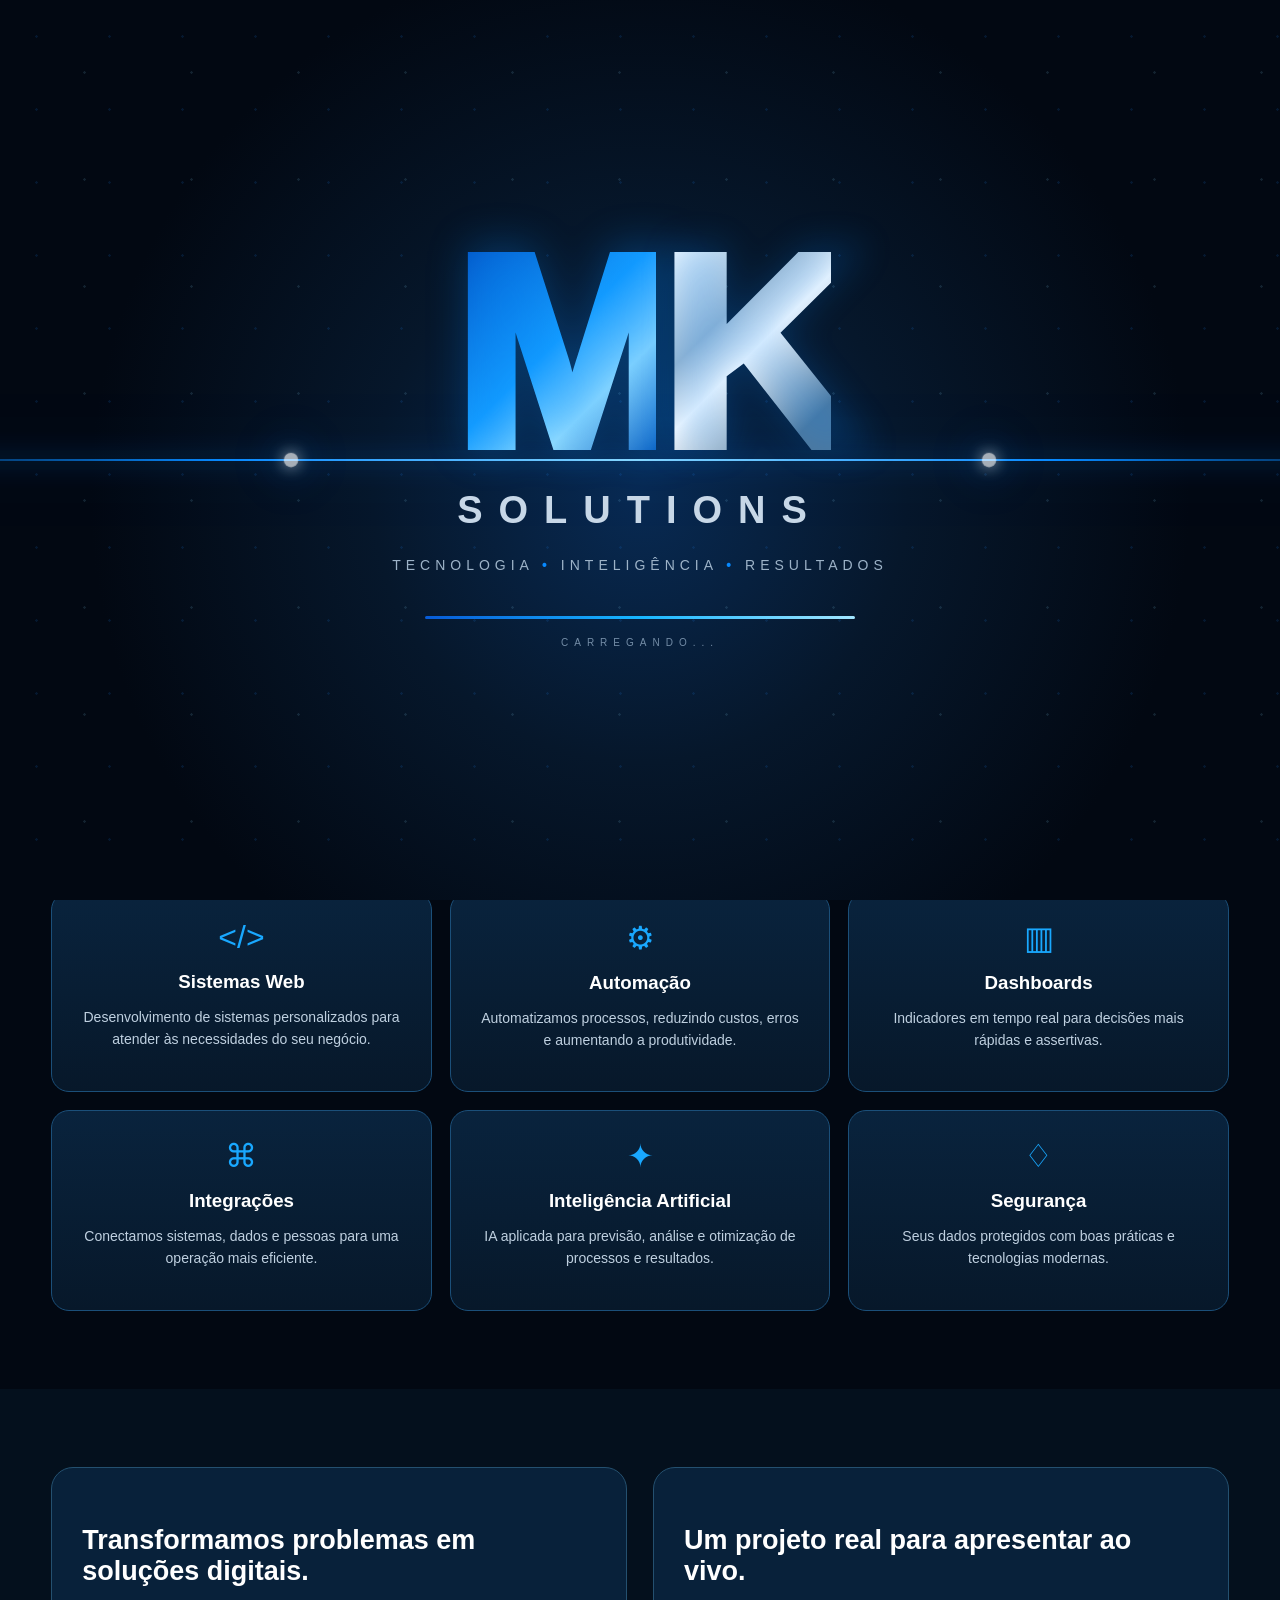
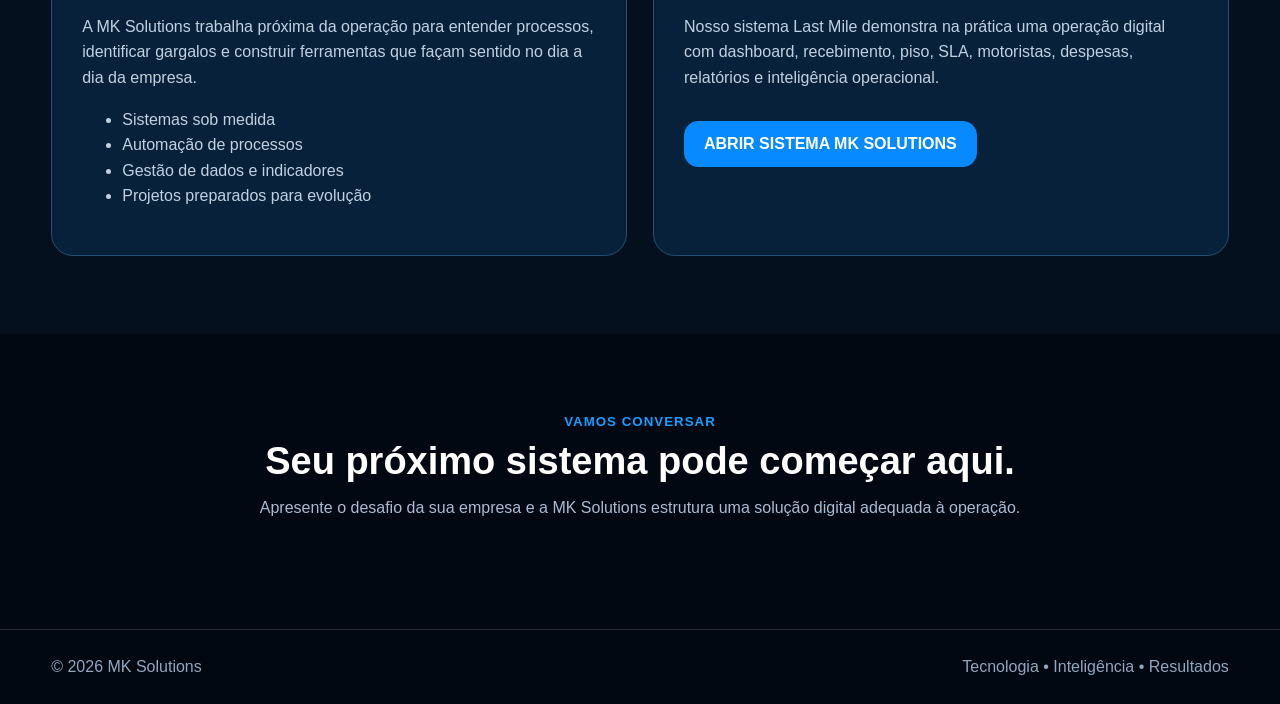
<file: index.html>
<!DOCTYPE html><html lang="pt-BR"><head><meta charset="UTF-8"><meta name="viewport" content="width=device-width,initial-scale=1,viewport-fit=cover"><meta name="theme-color" content="#020812"><title>MK Solutions | Tecnologia, Inteligência e Resultados</title><meta name="description" content="MK Solutions desenvolve sistemas, automações, dashboards, integrações e inteligência artificial para empresas."><style>:root{--bg:#020812;--navy:#061426;--blue:#0789ff;--blue2:#00b7ff;--white:#fff;--muted:#a8bdd3;--line:rgba(255,255,255,.13)}*{box-sizing:border-box}html{scroll-behavior:smooth}body{margin:0;background:var(--bg);color:#fff;font-family:Inter,Segoe UI,Arial,sans-serif;overflow-x:hidden}body.intro-lock{overflow:hidden}a{text-decoration:none;color:inherit}.wrap{width:min(1180px,92vw);margin:auto}#intro{position:fixed;inset:0;z-index:9999;display:grid;place-items:center;overflow:hidden;background:radial-gradient(circle at 50% 55%,#082a53 0,#06172b 33%,#020812 68%);transition:opacity .8s ease,visibility .8s ease}#intro.hide{opacity:0;visibility:hidden;pointer-events:none}.beam{position:absolute;left:-15%;right:-15%;top:51%;height:2px;background:linear-gradient(90deg,transparent,#0789ff,#8cdbff,#0789ff,transparent);box-shadow:0 0 25px #0789ff,0 0 60px #0789ff88;transform:scaleX(0);animation:beam 1.2s ease .55s forwards}.flare{position:absolute;width:18px;height:18px;border-radius:50%;top:calc(51% - 8px);background:#fff;box-shadow:0 0 18px #fff,0 0 45px #0789ff,0 0 90px #0789ff;opacity:0}.flare.left{left:22%;animation:flare .7s ease 1.15s forwards}.flare.right{right:22%;animation:flare .7s ease 1.15s forwards}.particles{position:absolute;inset:0;background-image:radial-gradient(circle,#208cff 1px,transparent 1.5px),radial-gradient(circle,#8fdcff 1px,transparent 1.5px);background-size:73px 73px,107px 107px;background-position:0 0,31px 19px;opacity:.12;animation:drift 4.6s linear infinite}.intro-inner{position:relative;z-index:2;text-align:center;width:min(900px,92vw)}.mk-reveal{display:flex;justify-content:center;align-items:center;gap:0;font-size:clamp(120px,22vw,285px);line-height:.72;font-weight:1000;letter-spacing:-28px;transform:scale(.25);opacity:0;filter:blur(18px);animation:mkIn 1.55s cubic-bezier(.17,.89,.32,1.24) .2s forwards}.mk-reveal .m{background:linear-gradient(135deg,#0359c8 4%,#159eff 48%,#9be2ff 72%,#0b5ebe);-webkit-background-clip:text;color:transparent;text-shadow:0 0 40px #0789ff44}.mk-reveal .k{background:linear-gradient(135deg,#eaf6ff 5%,#9db8d0 35%,#fff 52%,#50789b 86%);-webkit-background-clip:text;color:transparent;text-shadow:0 0 35px #0789ff33}.intro-name{margin-top:34px;font-size:clamp(20px,3vw,38px);font-weight:700;letter-spacing:16px;color:#c7d7e7;opacity:0;transform:translateY(15px);animation:up .7s ease 1.55s forwards}.intro-tag{margin-top:25px;font-size:clamp(10px,1.2vw,14px);letter-spacing:5px;color:#9db3c8;opacity:0;animation:up .7s ease 1.95s forwards}.intro-tag b{color:#0789ff}.loader{width:min(430px,62vw);height:3px;margin:43px auto 0;background:#0d2844;border-radius:99px;overflow:hidden;opacity:0;animation:up .5s ease 2.2s forwards}.loader i{display:block;height:100%;width:0;background:linear-gradient(90deg,#075bd7,#17b6ff,#a2e6ff);box-shadow:0 0 16px #0789ff;animation:load 2.2s ease 2.25s forwards}.loading-text{margin-top:18px;font-size:10px;letter-spacing:6px;color:#748da7;opacity:0;animation:up .5s ease 2.3s forwards}@keyframes mkIn{0%{transform:scale(.2) rotateX(28deg);opacity:0;filter:blur(22px)}62%{transform:scale(1.07);opacity:1;filter:blur(0)}100%{transform:scale(1);opacity:1;filter:blur(0)}}@keyframes beam{to{transform:scaleX(1)}}@keyframes flare{0%{opacity:0;transform:scale(.2)}45%{opacity:1;transform:scale(1.5)}100%{opacity:.65;transform:scale(.8)}}@keyframes up{to{opacity:1;transform:none}}@keyframes load{to{width:100%}}@keyframes drift{to{background-position:73px 20px,138px -12px}}nav{position:sticky;top:0;z-index:50;background:#020812ee;border-bottom:1px solid var(--line);backdrop-filter:blur(18px)}.navin{height:84px;display:flex;align-items:center;justify-content:space-between;gap:20px}.brand{display:flex;align-items:center}.brand-logo-original{display:block;width:154px;height:68px;object-fit:contain;border-radius:8px}.links{display:flex;align-items:center;gap:26px;font-size:13px;font-weight:700}.links a:hover{color:var(--blue2)}.btn{display:inline-flex;align-items:center;justify-content:center;border:1px solid #0789ff;border-radius:14px;padding:13px 19px;font-weight:800}.primary{background:#0789ff;color:#fff}.hero{min-height:590px;background:radial-gradient(circle at 70% 40%,#0b477c 0,#0a2a4c 30%,#06172b 63%,#020812 100%);position:relative;overflow:hidden}.hero-grid{min-height:590px;display:grid;grid-template-columns:.9fr 1.1fr;align-items:center;gap:40px;position:relative;z-index:2}.eyebrow{color:#0789ff;font-size:12px;font-weight:900;letter-spacing:2px}.hero h1{font-size:clamp(44px,5.5vw,72px);line-height:.95;margin:18px 0;letter-spacing:-2px}.hero h1 span{color:#0789ff}.lead{font-size:19px;line-height:1.55;color:#d0ddec;max-width:600px}.actions{display:flex;gap:14px;flex-wrap:wrap;margin-top:30px}.network{height:420px;position:relative;border-radius:35px;background:linear-gradient(180deg,#0c77d72a,#0a37651f),repeating-linear-gradient(90deg,transparent 0 48px,#0789ff16 49px),repeating-linear-gradient(0deg,transparent 0 48px,#0789ff16 49px);border:1px solid #168fea66;box-shadow:inset 0 0 90px #0789ff24,0 0 45px #0789ff16}.network:before{content:"MK";position:absolute;inset:0;display:grid;place-items:center;font-size:145px;font-weight:1000;letter-spacing:-18px;color:#169cff20;text-shadow:0 0 70px #0789ff55}.node{position:absolute;width:70px;height:70px;border:1px solid #55bdff;border-radius:50%;display:grid;place-items:center;background:#06325bcc;color:#a9e3ff;font-size:27px;box-shadow:0 0 28px #0789ff55}.n1{left:12%;top:22%}.n2{left:48%;top:12%}.n3{right:10%;top:30%}.n4{left:38%;bottom:12%}.n5{right:18%;bottom:12%}section{padding:78px 0}.section-title{text-align:center;margin-bottom:34px}.section-title small{color:#159eff;font-weight:900;letter-spacing:1px}.section-title h2{font-size:38px;margin:10px 0}.section-title p{color:var(--muted)}.cards{display:grid;grid-template-columns:repeat(3,1fr);gap:18px}.card{background:linear-gradient(180deg,#09233d,#07182a);border:1px solid #1b4f79;border-radius:18px;padding:26px;text-align:center}.icon{font-size:32px;color:#19a8ff;margin-bottom:15px}.card h3{margin:0 0 10px}.card p{color:#bfd0e0;line-height:1.55;font-size:14px}.dark2{background:#04101d}.show{display:grid;grid-template-columns:1fr 1fr;gap:26px}.panel{border:1px solid #24506f;border-radius:22px;padding:30px;background:#08213a}.panel h3{font-size:27px}.panel p,.panel li{color:#c0d2e2;line-height:1.6}.footer{border-top:1px solid var(--line);padding:28px 0;color:#8fa7bf}.foot{display:flex;justify-content:space-between;gap:20px;flex-wrap:wrap}@media(max-width:900px){.links{display:none}.hero-grid,.show{grid-template-columns:1fr}.network{height:320px}.cards{grid-template-columns:1fr 1fr}}@media(max-width:620px){.cards{grid-template-columns:1fr}.hero h1{font-size:44px}.actions .btn{width:100%}.network{height:270px}.brand-logo-original{width:126px;height:60px}.intro-name{letter-spacing:9px}.mk-reveal{letter-spacing:-16px}}</style></head><body class="intro-lock"><div id="intro"><div class="particles"></div><div class="beam"></div><div class="flare left"></div><div class="flare right"></div><div class="intro-inner"><div class="mk-reveal"><span class="m">M</span><span class="k">K</span></div><div class="intro-name">SOLUTIONS</div><div class="intro-tag">TECNOLOGIA <b>•</b> INTELIGÊNCIA <b>•</b> RESULTADOS</div><div class="loader"><i></i></div><div class="loading-text">CARREGANDO...</div></div></div><nav><div class="wrap navin"><a class="brand" href="#inicio" aria-label="MK Solutions"><img class="brand-logo-original" src="assets/mk-solutions-logo-original.jpeg" alt="MK Solutions — Tecnologia, Inovação e Resultados"></a><div class="links"><a href="#inicio">INÍCIO</a><a href="#sobre">QUEM SOMOS</a><a href="#solucoes">SOLUÇÕES</a><a href="#tecnologia">TECNOLOGIA</a><a href="sistema.html">CASE AO VIVO</a><a href="#contato">CONTATO</a></div><a class="btn" href="#contato">FALAR COM ESPECIALISTA</a></div></nav><header class="hero" id="inicio"><div class="wrap hero-grid"><div><div class="eyebrow">MK SOLUTIONS</div><h1>TECNOLOGIA.<br>INTELIGÊNCIA.<br><span>RESULTADOS.</span></h1><p class="lead">Desenvolvemos soluções e sistemas inteligentes que conectam pessoas, otimizam operações e impulsionam o crescimento do seu negócio.</p><div class="actions"><a class="btn primary" href="#solucoes">NOSSAS SOLUÇÕES</a><a class="btn" href="sistema.html">▶ VER SISTEMA FUNCIONANDO</a></div></div><div class="network"><span class="node n1">☁</span><span class="node n2">⌁</span><span class="node n3">▣</span><span class="node n4">◈</span><span class="node n5">⚙</span></div></div></header><section id="solucoes"><div class="wrap"><div class="section-title"><small>O QUE FAZEMOS</small><h2>Soluções completas para transformar sua operação</h2><p>Tecnologia, automação e inteligência para impulsionar resultados reais.</p></div><div class="cards"><div class="card"><div class="icon">&lt;/&gt;</div><h3>Sistemas Web</h3><p>Desenvolvimento de sistemas personalizados para atender às necessidades do seu negócio.</p></div><div class="card"><div class="icon">⚙</div><h3>Automação</h3><p>Automatizamos processos, reduzindo custos, erros e aumentando a produtividade.</p></div><div class="card"><div class="icon">▥</div><h3>Dashboards</h3><p>Indicadores em tempo real para decisões mais rápidas e assertivas.</p></div><div class="card"><div class="icon">⌘</div><h3>Integrações</h3><p>Conectamos sistemas, dados e pessoas para uma operação mais eficiente.</p></div><div class="card"><div class="icon">✦</div><h3>Inteligência Artificial</h3><p>IA aplicada para previsão, análise e otimização de processos e resultados.</p></div><div class="card"><div class="icon">♢</div><h3>Segurança</h3><p>Seus dados protegidos com boas práticas e tecnologias modernas.</p></div></div></div></section><section class="dark2" id="sobre"><div class="wrap show"><div class="panel"><h3>Transformamos problemas em soluções digitais.</h3><p>A MK Solutions trabalha próxima da operação para entender processos, identificar gargalos e construir ferramentas que façam sentido no dia a dia da empresa.</p><ul><li>Sistemas sob medida</li><li>Automação de processos</li><li>Gestão de dados e indicadores</li><li>Projetos preparados para evolução</li></ul></div><div class="panel" id="tecnologia"><h3>Um projeto real para apresentar ao vivo.</h3><p>Nosso sistema Last Mile demonstra na prática uma operação digital com dashboard, recebimento, piso, SLA, motoristas, despesas, relatórios e inteligência operacional.</p><div class="actions"><a class="btn primary" href="sistema.html">ABRIR SISTEMA MK SOLUTIONS</a></div></div></div></section><section id="contato"><div class="wrap"><div class="section-title"><small>VAMOS CONVERSAR</small><h2>Seu próximo sistema pode começar aqui.</h2><p>Apresente o desafio da sua empresa e a MK Solutions estrutura uma solução digital adequada à operação.</p></div></div></section><footer class="footer"><div class="wrap foot"><span>© 2026 MK Solutions</span><span>Tecnologia • Inteligência • Resultados</span></div></footer><script>const intro=document.getElementById('intro');setTimeout(()=>{intro.classList.add('hide');document.body.classList.remove('intro-lock');setTimeout(()=>intro.remove(),850)},5000);</script></body></html>
</file>
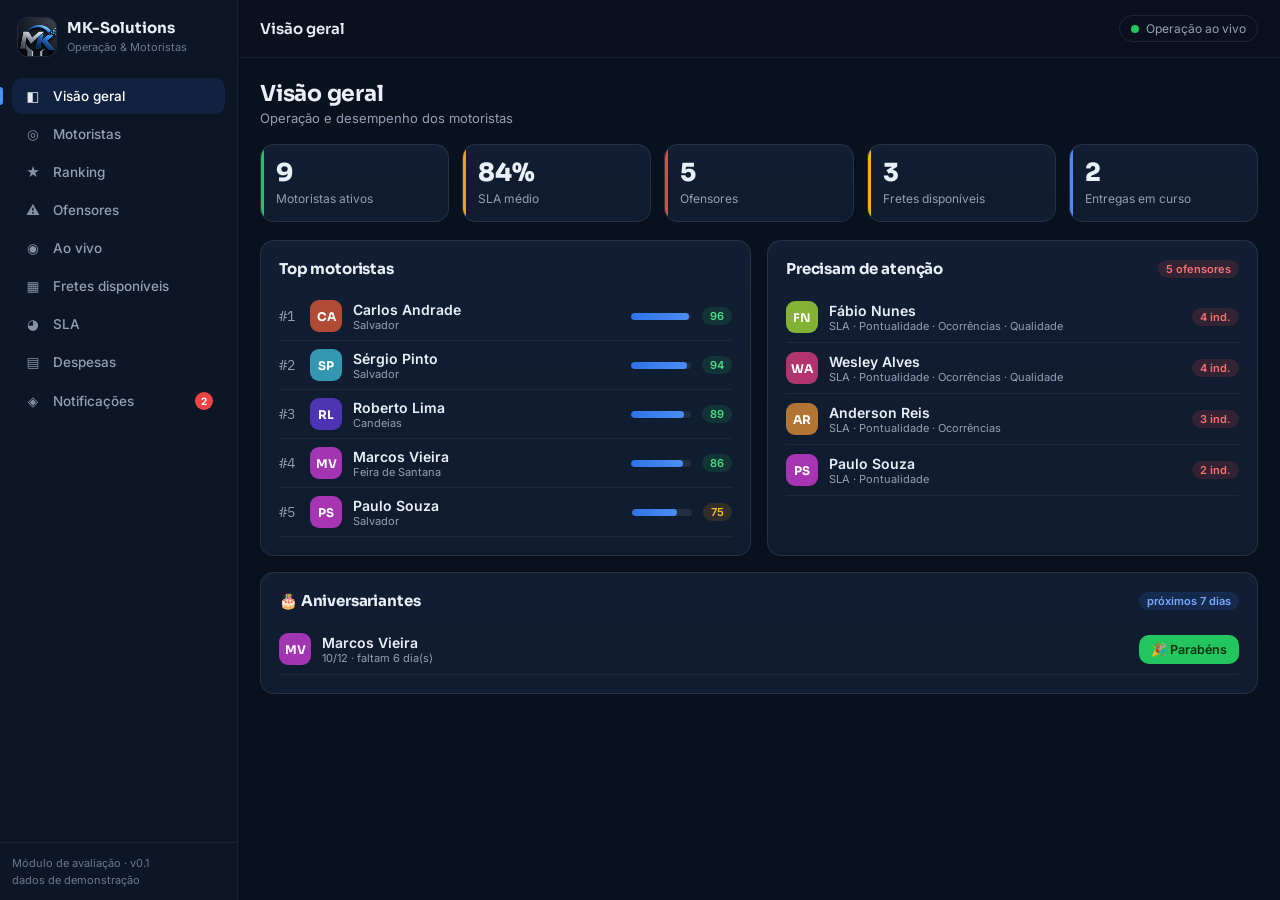
<file: operacao.html>
<!DOCTYPE html>
<html lang="pt-BR">
<head>
<meta charset="UTF-8" />
<meta name="viewport" content="width=device-width, initial-scale=1, viewport-fit=cover" />
<title>MK-Solutions · Módulo Operação & Motoristas</title>
<meta name="theme-color" content="#0A111E" />
<link rel="icon" type="image/png" href="[data-uri]" />
<link rel="preconnect" href="https://fonts.googleapis.com" />
<link rel="preconnect" href="https://fonts.gstatic.com" crossorigin />
<link href="https://fonts.googleapis.com/css2?family=Sora:wght@600;700;800&family=Inter:wght@400;500;600;700&family=IBM+Plex+Mono:wght@600&display=swap" rel="stylesheet" />
<style>
:root{
  --bg:#0A111E;--panel:#0C1626;--card:#111E33;--card2:#0F1B2E;
  --line:rgba(255,255,255,.09);--line2:rgba(255,255,255,.055);
  --text:#EAF0F8;--muted:#93A0B4;--dim:#6B7A90;
  --blue:#2E74E6;--blue2:#4C8DF7;--blue-050:rgba(46,116,230,.13);
  --silver:#C3CCD8;
  --ok:#22C55E;--warn:#F59E0B;--danger:#EF4444;--info:#3B82F6;--gold:#F5B301;
  --radius:14px;--font:"Inter",system-ui,sans-serif;--display:"Sora",var(--font);--mono:"IBM Plex Mono",monospace;
}
*{box-sizing:border-box;margin:0;padding:0}
body{font-family:var(--font);background:var(--bg);color:var(--text);font-size:14px;-webkit-font-smoothing:antialiased}
h1,h2,h3,h4{font-family:var(--display);letter-spacing:-.01em}
.mono{font-family:var(--mono);font-feature-settings:"tnum"}
.muted{color:var(--muted)}.small{font-size:12.5px}.xs{font-size:11px}
button{font-family:inherit;cursor:pointer}

.shell{display:grid;grid-template-columns:238px 1fr;min-height:100vh}
.sidebar{background:var(--panel);border-right:1px solid var(--line2);position:sticky;top:0;height:100vh;display:flex;flex-direction:column}
.sb-brand{display:flex;align-items:center;gap:11px;padding:18px 18px 14px}
.sb-brand img{width:38px;height:38px;border-radius:9px;box-shadow:0 0 0 1px var(--line)}
.sb-brand b{font-family:var(--display);font-weight:700;font-size:15px;display:block;line-height:1.1}
.sb-brand span{color:var(--dim);font-size:11px}
.sb-nav{flex:1;padding:8px 12px;display:flex;flex-direction:column;gap:2px;overflow-y:auto}
.nav-item{display:flex;align-items:center;gap:11px;padding:10px 12px;border-radius:10px;color:var(--muted);font-size:13.5px;font-weight:500;transition:.13s;border:none;background:none;text-align:left;width:100%;position:relative}
.nav-item:hover{background:var(--card);color:#fff}
.nav-item.active{background:var(--blue-050);color:#fff}
.nav-item.active::before{content:"";position:absolute;left:-12px;top:9px;bottom:9px;width:3px;background:var(--blue2);border-radius:0 3px 3px 0}
.nav-ic{width:18px;text-align:center;opacity:.9}
.nav-badge{margin-left:auto;background:var(--danger);color:#fff;font-size:10px;font-weight:700;min-width:18px;height:18px;border-radius:9px;display:grid;place-items:center;padding:0 5px}
.sb-foot{padding:12px;border-top:1px solid var(--line2);color:var(--dim);font-size:11px;line-height:1.5}

.main{min-width:0;display:flex;flex-direction:column}
.topbar{position:sticky;top:0;z-index:20;height:58px;display:flex;align-items:center;gap:12px;padding:0 22px;background:rgba(10,17,30,.8);backdrop-filter:blur(8px);border-bottom:1px solid var(--line2)}
.topbar .menu{display:none;background:none;border:none;color:var(--text);font-size:20px}
.crumb{font-family:var(--display);font-weight:600;font-size:15px;flex:1}
.live-pill{display:flex;align-items:center;gap:7px;font-size:12px;color:var(--muted);border:1px solid var(--line);padding:5px 11px;border-radius:20px}
.live-dot{width:8px;height:8px;border-radius:50%;background:var(--ok);box-shadow:0 0 0 0 rgba(34,197,94,.6);animation:pulse 1.6s infinite}
@keyframes pulse{0%{box-shadow:0 0 0 0 rgba(34,197,94,.5)}70%{box-shadow:0 0 0 8px rgba(34,197,94,0)}100%{box-shadow:0 0 0 0 rgba(34,197,94,0)}}
.content{padding:22px;max-width:1200px;width:100%}

.page-head{display:flex;align-items:flex-end;gap:14px;margin-bottom:18px}
.page-head h1{font-size:22px}.page-head .sub{color:var(--muted);font-size:13px;margin-top:3px}
.page-actions{margin-left:auto;display:flex;gap:8px}

.btn{border:1px solid var(--line);background:rgba(255,255,255,.03);color:var(--text);padding:9px 15px;border-radius:10px;font-weight:600;font-size:13.5px;display:inline-flex;align-items:center;gap:7px;transition:.14s}
.btn:hover{border-color:var(--blue2)}
.btn.sm{padding:6px 11px;font-size:12.5px}
.btn.primary{background:linear-gradient(180deg,var(--blue2),var(--blue));border-color:transparent;color:#fff}
.btn.primary:hover{filter:brightness(1.06)}
.btn.ok{background:var(--ok);border-color:transparent;color:#04310f}
.btn.ghost{background:none}

.stats{display:grid;grid-template-columns:repeat(5,1fr);gap:13px;margin-bottom:18px}
.stat{background:linear-gradient(180deg,var(--card),var(--card2));border:1px solid var(--line);border-radius:var(--radius);padding:15px;position:relative;overflow:hidden}
.stat::after{content:"";position:absolute;left:0;top:0;bottom:0;width:3px;background:var(--blue2)}
.stat.ok::after{background:var(--ok)}.stat.warn::after{background:var(--warn)}.stat.danger::after{background:var(--danger)}.stat.gold::after{background:var(--gold)}
.stat .v{font-family:var(--display);font-size:25px;font-weight:800;line-height:1}
.stat .l{color:var(--muted);font-size:12px;margin-top:6px}

.card{background:linear-gradient(180deg,var(--card),var(--card2));border:1px solid var(--line);border-radius:var(--radius);padding:18px;margin-bottom:16px}
.card-head{display:flex;align-items:center;gap:10px;margin-bottom:14px}
.card-head h3{font-size:15px;flex:1}
.grid2{display:grid;grid-template-columns:1fr 1fr;gap:16px}

table{width:100%;border-collapse:collapse;font-size:13px}
thead th{text-align:left;color:var(--muted);font-size:11px;text-transform:uppercase;letter-spacing:.04em;padding:9px 12px;border-bottom:1px solid var(--line)}
tbody td{padding:11px 12px;border-bottom:1px solid var(--line2);vertical-align:middle}
tbody tr{transition:.1s}tbody tr.click{cursor:pointer}tbody tr.click:hover{background:rgba(255,255,255,.03)}
.table-scroll{overflow-x:auto}

.badge{display:inline-flex;align-items:center;gap:5px;font-size:11.5px;font-weight:600;padding:3px 9px;border-radius:20px;white-space:nowrap}
.b-ativo{background:rgba(34,197,94,.15);color:#4ade80}.b-inativo{background:rgba(148,163,184,.15);color:#94a3b8}
.b-disp{background:rgba(59,130,246,.15);color:#60a5fa}.b-aceito{background:rgba(245,179,1,.15);color:#f5c542}
.b-rota{background:rgba(46,116,230,.18);color:#7aa8ff}.b-entregue{background:rgba(34,197,94,.15);color:#4ade80}
.chip{display:inline-flex;align-items:center;gap:5px;font-size:11px;font-weight:600;padding:2px 8px;border-radius:16px}
.chip.ok{background:rgba(34,197,94,.14);color:#4ade80}.chip.warn{background:rgba(245,158,11,.15);color:#fbbf24}.chip.bad{background:rgba(239,68,68,.15);color:#f87171}

.avatar{width:32px;height:32px;border-radius:9px;display:grid;place-items:center;font-weight:700;font-size:12px;color:#fff;font-family:var(--display);flex:0 0 auto}
.who{display:flex;align-items:center;gap:10px}
.who .n{font-weight:600}.who .s{color:var(--dim);font-size:11.5px}

.score{font-family:var(--mono);font-weight:600}
.bar{height:7px;border-radius:20px;background:rgba(255,255,255,.08);overflow:hidden;min-width:60px}
.bar>i{display:block;height:100%;border-radius:20px;background:linear-gradient(90deg,var(--blue),var(--blue2))}

/* ranking podium */
.podium{display:grid;grid-template-columns:repeat(3,1fr);gap:14px;margin-bottom:16px}
.pod{background:linear-gradient(180deg,var(--card),var(--card2));border:1px solid var(--line);border-radius:var(--radius);padding:18px;text-align:center;position:relative}
.pod.p1{border-color:rgba(245,179,1,.5)}.pod.p2{border-color:rgba(195,204,216,.4)}.pod.p3{border-color:rgba(205,127,50,.45)}
.pod .medal{font-size:26px}.pod .pname{font-weight:700;font-family:var(--display);margin:6px 0 2px}
.pod .psc{font-family:var(--mono);font-size:22px;font-weight:700}
.pod .p1c{color:var(--gold)}

/* ofensores */
.off{background:linear-gradient(180deg,var(--card),var(--card2));border:1px solid var(--line);border-left:3px solid var(--danger);border-radius:var(--radius);padding:16px;margin-bottom:12px}
.off-head{display:flex;align-items:center;gap:11px;margin-bottom:10px}
.viol{display:flex;flex-wrap:wrap;gap:8px}
.viol .v{display:flex;flex-direction:column;gap:2px;background:rgba(239,68,68,.08);border:1px solid rgba(239,68,68,.25);border-radius:9px;padding:7px 11px}
.viol .v b{color:#f87171;font-family:var(--mono)}.viol .v span{font-size:11px;color:var(--muted)}

/* ao vivo */
.live-grid{display:grid;grid-template-columns:1.1fr .9fr;gap:16px}
.map{background:radial-gradient(circle at 30% 20%,rgba(46,116,230,.12),transparent 60%),var(--card2);border:1px solid var(--line);border-radius:var(--radius);position:relative;height:420px;overflow:hidden;background-size:100% 100%,26px 26px;background-image:radial-gradient(circle at 30% 20%,rgba(46,116,230,.1),transparent 60%),linear-gradient(rgba(255,255,255,.03) 1px,transparent 1px),linear-gradient(90deg,rgba(255,255,255,.03) 1px,transparent 1px)}
.mk-dot{position:absolute;width:14px;height:14px;border-radius:50%;background:var(--blue2);box-shadow:0 0 0 4px rgba(76,141,247,.25),0 0 12px rgba(76,141,247,.6);transition:left 1.6s linear,top 1.6s linear;transform:translate(-50%,-50%)}
.mk-dot .lbl{position:absolute;left:16px;top:-4px;white-space:nowrap;font-size:10px;font-weight:600;background:rgba(10,17,30,.8);padding:2px 6px;border-radius:6px;border:1px solid var(--line)}
.trk{background:linear-gradient(180deg,var(--card),var(--card2));border:1px solid var(--line);border-radius:12px;padding:13px;margin-bottom:10px}
.trk-top{display:flex;align-items:center;gap:10px;margin-bottom:9px}
.route{display:flex;align-items:center;gap:8px;font-size:12px;color:var(--muted);margin-bottom:7px}
.route b{color:var(--text)}
.progress{height:8px;background:rgba(255,255,255,.08);border-radius:20px;overflow:hidden}
.progress>i{display:block;height:100%;background:linear-gradient(90deg,var(--blue),var(--blue2));border-radius:20px;transition:width 1.4s linear}
.trk-meta{display:flex;justify-content:space-between;margin-top:7px;font-size:11.5px;color:var(--dim)}

/* fretes */
.link-box{display:flex;align-items:center;gap:10px;background:rgba(46,116,230,.07);border:1px dashed rgba(76,141,247,.4);border-radius:12px;padding:12px 14px;margin-bottom:16px;flex-wrap:wrap}
.link-box code{font-family:var(--mono);font-size:12.5px;color:var(--blue2);background:rgba(0,0,0,.25);padding:6px 10px;border-radius:7px;flex:1;min-width:180px;overflow:auto}
.freight-cols{display:grid;grid-template-columns:repeat(4,1fr);gap:13px}
.fcol-h{font-size:12px;font-weight:700;text-transform:uppercase;letter-spacing:.05em;color:var(--muted);margin-bottom:10px;display:flex;gap:7px;align-items:center}
.fcard{background:linear-gradient(180deg,var(--card),var(--card2));border:1px solid var(--line);border-radius:12px;padding:13px;margin-bottom:11px}
.fcard .fr{display:flex;align-items:center;gap:7px;font-weight:700;font-size:13px;margin-bottom:6px}
.fcard .fmeta{font-size:11.5px;color:var(--muted);line-height:1.7}
.fcard .fval{font-family:var(--mono);color:#4ade80;font-weight:600}
.fcard .factions{display:flex;gap:6px;margin-top:10px;flex-wrap:wrap}

/* notif */
.notif{display:flex;gap:11px;padding:12px 6px;border-bottom:1px solid var(--line2);cursor:default}
.notif.unread{background:linear-gradient(90deg,var(--blue-050),transparent);border-radius:8px;padding-left:10px}
.n-dot{width:8px;height:8px;border-radius:50%;margin-top:6px;flex:0 0 auto}
.n-frete{background:var(--blue2)}.n-entrega{background:var(--ok)}.n-ocorrencia{background:var(--danger)}.n-ofensor{background:var(--warn)}.n-motorista{background:var(--info)}
.notif .msg{font-size:13.5px;font-weight:500}

.empty{text-align:center;color:var(--dim);padding:34px}
.field{display:flex;flex-direction:column;gap:6px;margin-bottom:12px}
.field label{font-size:12.5px;font-weight:600;color:var(--muted)}
.control{border:1px solid var(--line);background:rgba(255,255,255,.03);border-radius:10px;padding:9px 12px;color:var(--text);font-family:inherit;font-size:13.5px;outline:none;width:100%}
.control:focus{border-color:var(--blue2)}
.frow{display:grid;grid-template-columns:1fr 1fr;gap:12px}

.modal-ov{position:fixed;inset:0;background:rgba(6,11,20,.66);backdrop-filter:blur(3px);display:grid;place-items:center;padding:18px;z-index:100;opacity:0;transition:.18s}
.modal-ov.show{opacity:1}
.modal{background:var(--card);border:1px solid var(--line);border-radius:16px;width:100%;max-width:520px;max-height:90vh;display:flex;flex-direction:column;transform:translateY(8px);transition:.18s}
.modal-ov.show .modal{transform:none}
.modal-h{display:flex;align-items:center;padding:16px 18px;border-bottom:1px solid var(--line)}
.modal-h h3{flex:1;font-size:16px}.modal-h button{background:none;border:none;color:var(--muted);font-size:22px}
.modal-b{padding:18px;overflow-y:auto}
.modal-f{padding:13px 18px;border-top:1px solid var(--line);display:flex;justify-content:flex-end;gap:9px}

.ind-grid{display:grid;grid-template-columns:1fr 1fr;gap:11px;margin-top:6px}
.ind{background:rgba(255,255,255,.03);border:1px solid var(--line2);border-radius:10px;padding:11px}
.ind .il{font-size:11px;color:var(--muted)}.ind .iv{font-family:var(--mono);font-size:19px;font-weight:600;margin-top:3px}

.toast-wrap{position:fixed;bottom:20px;left:50%;transform:translateX(-50%);z-index:200;display:flex;flex-direction:column;gap:8px;align-items:center}
.toast{background:#0E1A2C;border:1px solid var(--line);color:#fff;padding:11px 17px;border-radius:11px;font-size:13.5px;box-shadow:0 20px 50px -18px #000;opacity:0;transform:translateY(10px);transition:.22s}
.toast.show{opacity:1;transform:none}

.sb-scrim{display:none}
@media(max-width:920px){
  .shell{grid-template-columns:1fr}
  .sidebar{position:fixed;left:0;top:0;width:80%;max-width:290px;z-index:60;transform:translateX(-105%);transition:.22s}
  .shell.open .sidebar{transform:none}
  .shell.open .sb-scrim{display:block;position:fixed;inset:0;background:rgba(6,11,20,.5);z-index:50}
  .topbar .menu{display:block}
  .stats{grid-template-columns:repeat(2,1fr)}
  .grid2,.live-grid{grid-template-columns:1fr}
  .freight-cols{grid-template-columns:1fr 1fr}
  .podium{grid-template-columns:1fr}
}
@media(max-width:560px){.stats{grid-template-columns:1fr 1fr}.freight-cols{grid-template-columns:1fr}.frow{grid-template-columns:1fr}}
</style>
</head>
<body>
<div class="shell" id="shell">
  <aside class="sidebar" id="sidebar">
    <div class="sb-brand">
      <img src="[data-uri]" alt="MK" />
      <div><b>MK-Solutions</b><span>Operação & Motoristas</span></div>
    </div>
    <nav class="sb-nav" id="nav"></nav>
    <div class="sb-foot">Módulo de avaliação · v0.1<br>dados de demonstração</div>
  </aside>
  <div class="sb-scrim" id="scrim"></div>
  <div class="main">
    <div class="topbar">
      <button class="menu" id="menu">☰</button>
      <div class="crumb" id="crumb">Visão geral</div>
      <div class="live-pill"><span class="live-dot"></span> Operação ao vivo</div>
    </div>
    <main class="content" id="content"></main>
  </div>
</div>
<script>
/* =========================================================================
   MK-Solutions · Módulo Operação & Motoristas (standalone p/ avaliação)
   Dados de demonstração em localStorage. Lógica separada por responsabilidade
   (store / helpers / views) para facilitar a integração futura no sistema.
   ========================================================================= */
(function(){
"use strict";
const KEY="mk_modulo_operacao_v3";
const $=(s,r=document)=>r.querySelector(s);
function el(tag,attrs,kids){const n=document.createElement(tag);if(attrs)for(const k in attrs){
  if(k==="class")n.className=attrs[k];else if(k==="html")n.innerHTML=attrs[k];else if(k==="text")n.textContent=attrs[k];
  else if(k.startsWith("on")&&typeof attrs[k]==="function")n.addEventListener(k.slice(2),attrs[k]);
  else if(attrs[k]!=null&&attrs[k]!==false)n.setAttribute(k,attrs[k]);}
  (Array.isArray(kids)?kids:kids!=null?[kids]:[]).forEach(c=>{if(c==null||c===false)return;n.appendChild(typeof c==="string"?document.createTextNode(c):c);});
  return n;}
const clear=n=>{while(n.firstChild)n.removeChild(n.firstChild);return n;};
function hue(s){let h=0;for(let i=0;i<s.length;i++)h=(h*31+s.charCodeAt(i))%360;return h;}
function initials(n){const p=n.trim().split(/\s+/);return((p[0]||"")[0]||"")+((p[1]||"")[0]||"");}
function avatar(name,cls){const a=el("span",{class:"avatar"+(cls?" "+cls:""),text:initials(name).toUpperCase()});a.style.background=`hsl(${hue(name)} 55% 45%)`;return a;}

/* ---------- toast ---------- */
let tw;function toast(m){if(!tw){tw=el("div",{class:"toast-wrap"});document.body.appendChild(tw);}
  const t=el("div",{class:"toast"},m);tw.appendChild(t);requestAnimationFrame(()=>t.classList.add("show"));
  setTimeout(()=>{t.classList.remove("show");setTimeout(()=>t.remove(),250);},2400);}

/* ---------- modal ---------- */
function modal(title,body,actions){
  const ov=el("div",{class:"modal-ov"});
  const foot=el("div",{class:"modal-f"});
  const close=()=>{ov.classList.remove("show");setTimeout(()=>ov.remove(),180);};
  (actions||[]).forEach(a=>foot.appendChild(el("button",{class:"btn "+(a.cls||"ghost"),onclick:()=>a.on?a.on(close):close()},a.label)));
  const box=el("div",{class:"modal"},[
    el("div",{class:"modal-h"},[el("h3",{},title),el("button",{html:"&times;",onclick:close})]),
    el("div",{class:"modal-b"},[body]), foot]);
  ov.appendChild(box);ov.addEventListener("mousedown",e=>{if(e.target===ov)close();});
  document.body.appendChild(ov);requestAnimationFrame(()=>ov.classList.add("show"));return{close};
}

/* =========================================================================
   STORE — estado, seed, persistência, cálculos
   ========================================================================= */
let _id=1000;const uid=p=>`${p}-${++_id}`;const now=()=>Date.now();
const BASES=["Salvador","Candeias","Feira de Santana","Camaçari","São Francisco do Conde"];

function seed(){
  const D=(name,base,cnh,sla,pont,ocor,entregas,qual,status)=>({
    id:uid("m"),name,base,cnh,phone:"(71) 9****-****",status,
    sla,pont,ocorrencias:ocor,entregas,qualidade:qual,createdAt:now()});
  const drivers=[
    D("Carlos Andrade","Salvador","E",96,94,0,142,4.8,"ativo"),
    D("Roberto Lima","Candeias","E",92,90,1,128,4.6,"ativo"),
    D("Marcos Vieira","Feira de Santana","D",89,88,1,119,4.4,"ativo"),
    D("Paulo Souza","Salvador","E",84,79,3,110,4.1,"ativo"),
    D("Anderson Reis","Camaçari","D",81,74,4,96,3.6,"ativo"),
    D("Fábio Nunes","Candeias","E",73,68,6,88,3.2,"ativo"),
    D("Diego Matos","São Francisco do Conde","D",78,82,2,73,3.9,"ativo"),
    D("Sérgio Pinto","Salvador","E",95,93,0,134,4.7,"ativo"),
    D("Wesley Alves","Feira de Santana","D",68,64,7,61,2.9,"ativo"),
    D("Tiago Rocha","Camaçari","E",88,86,1,102,4.3,"inativo"),
  ];
  const byName=n=>drivers.find(d=>d.name===n);
  // dados cadastrais completos (telefone real p/ WhatsApp, nascimento, bancários etc.)
  const det={
    "Carlos Andrade":{phone:"5571988880001",nascimento:"1988-08-23",rota:"Salvador → Feira de Santana",valorPacote:3.5,banco:"Banco do Brasil",agencia:"1234-5",conta:"12345-6",pix:"carlos.andrade@email.com"},
    "Roberto Lima":{phone:"5571988880002",nascimento:"1991-08-27",rota:"Candeias → Camaçari",valorPacote:3.2,banco:"Caixa",agencia:"0345",conta:"00987-1",pix:"71988880002"},
    "Marcos Vieira":{phone:"5575988880003",nascimento:"1985-12-10",rota:"Feira de Santana → Interior",valorPacote:3.0,banco:"Bradesco",agencia:"2210",conta:"45678-9",pix:"marcos.vieira@email.com"},
    "Paulo Souza":{phone:"5571988880004",nascimento:"1990-03-02",rota:"Salvador → Orla",valorPacote:2.8,banco:"Itaú",agencia:"7788",conta:"11223-4",pix:"04512345678"},
    "Anderson Reis":{phone:"5571988880005",nascimento:"1993-08-25",rota:"Camaçari → Dias d'Ávila",valorPacote:2.9,banco:"Nubank",agencia:"0001",conta:"98765-0",pix:"anderson.reis@email.com"},
    "Fábio Nunes":{phone:"5571988880006",nascimento:"1987-06-18",rota:"Candeias → Madre de Deus",valorPacote:3.1,banco:"Santander",agencia:"3390",conta:"33445-6",pix:"71988880006"},
    "Diego Matos":{phone:"5571988880007",nascimento:"1995-01-29",rota:"São Francisco do Conde → Salvador",valorPacote:3.0,banco:"Banco do Brasil",agencia:"1234-5",conta:"55667-8",pix:"diego.matos@email.com"},
    "Sérgio Pinto":{phone:"5571988880008",nascimento:"1989-08-29",rota:"Salvador → Lauro de Freitas",valorPacote:3.4,banco:"Caixa",agencia:"0345",conta:"77889-0",pix:"07798765432"},
    "Wesley Alves":{phone:"5575988880009",nascimento:"1996-11-05",rota:"Feira de Santana → Serrinha",valorPacote:2.7,banco:"Bradesco",agencia:"2210",conta:"99001-2",pix:"wesley.alves@email.com"},
    "Tiago Rocha":{phone:"5571988880010",nascimento:"1992-04-14",rota:"Camaçari → Salvador",valorPacote:3.0,banco:"Itaú",agencia:"7788",conta:"22334-5",pix:"71988880010"},
  };
  drivers.forEach(d=>Object.assign(d,det[d.name]||{}));

  // entregas (registros datados) — base para o SLA por período/motorista/base/localidade
  const LOC={"Salvador":["Centro","Orla","Subúrbio","Cajazeiras","Itapuã"],"Candeias":["Centro","Madre de Deus","Passé"],
    "Feira de Santana":["Centro","Tomba","Cidade Nova"],"Camaçari":["Centro","Dias d'Ávila","Vila de Abrantes"],
    "São Francisco do Conde":["Centro","Santo Amaro","Saubara"]};
  const entregas=[];
  const active=drivers.filter(d=>d.status==="ativo");
  for(let i=0;i<80;i++){
    const d=active[Math.floor(Math.random()*active.length)];
    const daysAgo=Math.floor(Math.random()*30);
    const dt=new Date();dt.setDate(dt.getDate()-daysAgo);
    const iso=dt.toISOString().slice(0,10);
    const locs=LOC[d.base]||["Centro"];
    const noPrazo=Math.random()*100 < d.sla; // motoristas com SLA alto acertam mais o prazo
    entregas.push({id:uid("e"),motorista:d.id,base:d.base,localidade:locs[Math.floor(Math.random()*locs.length)],data:iso,noPrazo});
  }

  // despesas
  const today=new Date().toISOString().slice(0,10);
  const despesas=[
    {id:uid("dp"),descricao:"Combustível - frota",valor:1850,data:today,forma:"PIX",createdAt:now()},
    {id:uid("dp"),descricao:"Manutenção preventiva",valor:640,data:today,forma:"Cartão",createdAt:now()},
    {id:uid("dp"),descricao:"Pedágios da semana",valor:320,data:today,forma:"Dinheiro",createdAt:now()},
  ];

  const F=(empresa,ori,dest,carga,peso,valor,prazo,status,mid)=>({
    id:uid("f"),empresa,origem:ori,destino:dest,carga,peso,valor,prazo,status,motorista:mid||null,progresso:status==="rota"?25:0,createdAt:now()});
  const freights=[
    F("Transportes Bahia Norte","Salvador","Feira de Santana","Bebidas","12t",2800,"Hoje 18h","disponivel"),
    F("Log Recôncavo","Candeias","Camaçari","Materiais de construção","8t",1750,"Amanhã 12h","disponivel"),
    F("Distribuidora Litoral","Salvador","Ilhéus","Alimentos","15t",4200,"Amanhã 08h","disponivel"),
    F("Transportes Bahia Norte","Camaçari","Salvador","Peças automotivas","5t",1500,"Hoje 20h","aceito",byName("Roberto Lima").id),
    F("Petro Insumos","São Francisco do Conde","Candeias","Insumos industriais","20t",5600,"Em curso","rota",byName("Carlos Andrade").id),
    F("Distribuidora Litoral","Salvador","Jequié","Alimentos","10t",3100,"Em curso","rota",byName("Sérgio Pinto").id),
  ];
  const notifications=[
    {id:uid("n"),type:"frete",msg:"Novo frete disponível: Salvador → Ilhéus (Distribuidora Litoral).",read:false,at:now()-1000*60*8},
    {id:uid("n"),type:"ofensor",msg:"Wesley Alves entrou na lista de ofensores (SLA e ocorrências).",read:false,at:now()-1000*60*22},
    {id:uid("n"),type:"entrega",msg:"Entrega concluída por Tiago Rocha (Camaçari → Salvador).",read:true,at:now()-1000*60*60},
  ];
  return{drivers,freights,entregas,despesas,notifications,shipperLink:"22interliga.github.io/mk-fretes/parceiro/TBN-2291"};
}

let state=load();
function load(){try{const r=localStorage.getItem(KEY);if(r){const s=JSON.parse(r);_id=s._id||_id;["drivers","freights","entregas","despesas","notifications"].forEach(k=>{if(!Array.isArray(s[k]))s[k]=[];});return s;}}catch(e){}
  const s=seed();persist(s);return s;}
function persist(s){(s||state)._id=_id;try{localStorage.setItem(KEY,JSON.stringify(s||state));}catch(e){}}
function reset(){state=seed();persist();}

/* ---- cálculos de indicadores ---- */
const maxEntregas=()=>Math.max(1,...state.drivers.map(d=>d.entregas));
function score(d){
  const prod=d.entregas/maxEntregas()*100;
  let s=d.sla*.35 + d.pont*.25 + (d.qualidade/5*100)*.20 + prod*.20 - d.ocorrencias*2;
  return Math.max(0,Math.min(100,Math.round(s)));
}
const TH={sla:85,pont:80,ocorrencias:3,qualidade:3.5}; // limites (abaixo/acima = ofensa)
function violations(d){
  const v=[];
  if(d.sla<TH.sla)v.push({k:"SLA",val:d.sla+"%",lim:"mín "+TH.sla+"%"});
  if(d.pont<TH.pont)v.push({k:"Pontualidade",val:d.pont+"%",lim:"mín "+TH.pont+"%"});
  if(d.ocorrencias>TH.ocorrencias)v.push({k:"Ocorrências",val:d.ocorrencias,lim:"máx "+TH.ocorrencias});
  if(d.qualidade<TH.qualidade)v.push({k:"Qualidade",val:d.qualidade.toFixed(1),lim:"mín "+TH.qualidade.toFixed(1)});
  return v;
}
const ranked=()=>state.drivers.filter(d=>d.status==="ativo").map(d=>({d,sc:score(d)})).sort((a,b)=>b.sc-a.sc);
const offenders=()=>state.drivers.filter(d=>d.status==="ativo"&&violations(d).length).map(d=>({d,v:violations(d)})).sort((a,b)=>b.v.length-a.v.length);
const activeRoutes=()=>state.freights.filter(f=>f.status==="rota");
const availFreights=()=>state.freights.filter(f=>f.status==="disponivel");
const unread=()=>state.notifications.filter(n=>!n.read).length;
function notify(type,msg){state.notifications.unshift({id:uid("n"),type,msg,read:false,at:now()});persist();}

/* ---- ações de frete ---- */
function driverById(id){return state.drivers.find(d=>d.id===id);}
function acceptFreight(fid){const f=state.freights.find(x=>x.id===fid);if(!f)return;f.status="aceito";
  notify("frete",`Frete ${f.origem} → ${f.destino} aceito pela transportadora. Aguardando atribuição de motorista.`);persist();render();}
function assignDriver(fid,mid){const f=state.freights.find(x=>x.id===fid);if(!f)return;f.motorista=mid;
  notify("motorista",`${driverById(mid).name} foi atribuído ao frete ${f.origem} → ${f.destino}.`);persist();render();}
function startRoute(fid){const f=state.freights.find(x=>x.id===fid);if(!f)return;
  if(!f.motorista){toast("Atribua um motorista antes de iniciar a rota");return;}
  f.status="rota";f.progresso=5;
  notify("motorista",`${driverById(f.motorista).name} iniciou rota: ${f.origem} → ${f.destino}.`);persist();render();}
function finishFreight(fid){const f=state.freights.find(x=>x.id===fid);if(!f)return;f.status="entregue";f.progresso=100;
  const d=driverById(f.motorista);if(d)d.entregas++;notify("entrega",`Entrega concluída: ${f.origem} → ${f.destino} (${d?d.name:"—"}).`);persist();render();}
function addFreight(data){state.freights.unshift(Object.assign({id:uid("f"),status:"disponivel",motorista:null,progresso:0,createdAt:now()},data));
  notify("frete",`Nova demanda recebida: ${data.origem} → ${data.destino} (${data.empresa}).`);persist();render();}

/* ---- despesas ---- */
const FORMAS=["PIX","Dinheiro","Cartão","Boleto","Transferência"];
function addDespesa(d){state.despesas.unshift(Object.assign({id:uid("dp"),createdAt:now()},d));persist();render();}
function delDespesa(id){state.despesas=state.despesas.filter(x=>x.id!==id);persist();render();}
const despesasTotal=()=>state.despesas.reduce((a,d)=>a+(+d.valor||0),0);

/* ---- SLA por período + filtros ---- */
function slaQuery(f){ // f={ini,fim,motorista,base,localidade}
  let list=state.entregas.slice();
  if(f.ini)list=list.filter(e=>e.data>=f.ini);
  if(f.fim)list=list.filter(e=>e.data<=f.fim);
  if(f.motorista)list=list.filter(e=>e.motorista===f.motorista);
  if(f.base)list=list.filter(e=>e.base===f.base);
  if(f.localidade)list=list.filter(e=>e.localidade===f.localidade);
  const total=list.length, noPrazo=list.filter(e=>e.noPrazo).length;
  const pct=total?Math.round(noPrazo/total*100):0;
  // quebra por motorista
  const porMot={};
  list.forEach(e=>{(porMot[e.motorista]=porMot[e.motorista]||{t:0,ok:0}); porMot[e.motorista].t++; if(e.noPrazo)porMot[e.motorista].ok++;});
  return {total,noPrazo,atrasadas:total-noPrazo,pct,porMot,list};
}
const localidades=()=>{const s=new Set();state.entregas.forEach(e=>s.add(e.localidade));return[...s].sort();};

/* ---- aniversariantes ---- */
function birthdayInfo(d){
  if(!d.nascimento)return null;
  const [_,mm,dd]=d.nascimento.split("-");const t=new Date();
  const tm=String(t.getMonth()+1).padStart(2,"0"),td=String(t.getDate()).padStart(2,"0");
  // dias até o próximo aniversário
  let next=new Date(t.getFullYear(),+mm-1,+dd);
  if(next< new Date(t.getFullYear(),t.getMonth(),t.getDate()))next=new Date(t.getFullYear()+1,+mm-1,+dd);
  const days=Math.round((next-new Date(t.getFullYear(),t.getMonth(),t.getDate()))/86400000);
  return {isToday:(mm===tm&&dd===td),days,label:dd+"/"+mm};
}
const aniversariantes=(within=7)=>state.drivers.map(d=>({d,b:birthdayInfo(d)})).filter(x=>x.b&&(x.b.isToday||x.b.days<=within)).sort((a,b)=>a.b.days-b.b.days);
function waBirthday(d){
  const msg=encodeURIComponent(`Feliz aniversário, ${d.name.split(" ")[0]}! 🎉 A equipe MK-Solutions e a transportadora desejam um dia excelente pra você. Obrigado por fazer parte da nossa operação!`);
  return `https://wa.me/${(d.phone||"").replace(/\D/g,"")}?text=${msg}`;
}

/* ---- máscara de dados bancários ---- */
function mask(v){if(!v)return"—";v=String(v);if(v.length<=4)return"••••";return "•••• "+v.slice(-4);}

/* =========================================================================
   HELPERS DE UI
   ========================================================================= */
function stat(v,l,cls){return el("div",{class:"stat "+(cls||"")},[el("div",{class:"v",text:String(v)}),el("div",{class:"l",text:l})]);}
function bar(pct){const b=el("div",{class:"bar"});const i=el("i");i.style.width=Math.max(0,Math.min(100,pct))+"%";b.appendChild(i);return b;}
function scoreChip(sc){const cls=sc>=85?"ok":sc>=70?"warn":"bad";return el("span",{class:"chip "+cls,text:sc});}
function money(v){return "R$ "+v.toLocaleString("pt-BR");}
function ago(ts){const m=Math.round((now()-ts)/60000);if(m<1)return"agora";if(m<60)return m+" min";const h=Math.round(m/60);return h+"h";}
function pageHead(t,s,actions){return el("div",{class:"page-head"},[el("div",{},[el("h1",{text:t}),s&&el("div",{class:"sub",text:s})]),actions&&el("div",{class:"page-actions"},actions)]);}

/* =========================================================================
   VIEWS
   ========================================================================= */
const V={};

V.dashboard=function(){
  const w=el("div");
  w.appendChild(pageHead("Visão geral","Operação e desempenho dos motoristas"));
  const rk=ranked(),off=offenders();
  const slaAvg=Math.round(state.drivers.filter(d=>d.status==="ativo").reduce((a,d)=>a+d.sla,0)/Math.max(1,state.drivers.filter(d=>d.status==="ativo").length));
  w.appendChild(el("div",{class:"stats"},[
    stat(state.drivers.filter(d=>d.status==="ativo").length,"Motoristas ativos","ok"),
    stat(slaAvg+"%","SLA médio",slaAvg>=85?"ok":"warn"),
    stat(off.length,"Ofensores","danger"),
    stat(availFreights().length,"Fretes disponíveis","gold"),
    stat(activeRoutes().length,"Entregas em curso",""),
  ]));
  // top 5 ranking + ofensores resumo
  const g=el("div",{class:"grid2"});
  const c1=el("div",{class:"card"},[el("div",{class:"card-head"},[el("h3",{text:"Top motoristas"})])]);
  rk.slice(0,5).forEach((r,i)=>{
    c1.appendChild(el("div",{style:"display:flex;align-items:center;gap:11px;padding:8px 0;border-bottom:1px solid var(--line2)"},[
      el("span",{class:"mono muted",style:"width:20px",text:"#"+(i+1)}),avatar(r.d.name),
      el("div",{style:"flex:1"},[el("div",{class:"who",html:`<span class="n">${r.d.name}</span>`}),el("div",{class:"xs muted",text:r.d.base})]),
      bar(r.sc),scoreChip(r.sc)]));
  });
  const c2=el("div",{class:"card"},[el("div",{class:"card-head"},[el("h3",{text:"Precisam de atenção"}),el("span",{class:"chip bad",text:off.length+" ofensores"})])]);
  if(!off.length)c2.appendChild(el("div",{class:"empty",text:"Nenhum motorista fora dos indicadores. 👏"}));
  off.slice(0,4).forEach(o=>{
    c2.appendChild(el("div",{style:"display:flex;align-items:center;gap:11px;padding:9px 0;border-bottom:1px solid var(--line2)"},[
      avatar(o.d.name),el("div",{style:"flex:1"},[el("div",{class:"n",style:"font-weight:600",text:o.d.name}),
        el("div",{class:"xs muted",text:o.v.map(x=>x.k).join(" · ")})]),
      el("span",{class:"chip bad",text:o.v.length+" ind."})]));
  });
  g.appendChild(c1);g.appendChild(c2);w.appendChild(g);
  // aniversariantes
  const aniv=aniversariantes(7);
  const ca=el("div",{class:"card"},[el("div",{class:"card-head"},[el("h3",{text:"🎂 Aniversariantes"}),el("span",{class:"chip",style:"background:rgba(46,116,230,.15);color:#7aa8ff",text:"próximos 7 dias"})])]);
  if(!aniv.length)ca.appendChild(el("div",{class:"empty",text:"Nenhum aniversário nos próximos dias."}));
  aniv.forEach(({d,b})=>{
    ca.appendChild(el("div",{style:"display:flex;align-items:center;gap:11px;padding:9px 0;border-bottom:1px solid var(--line2)"},[
      avatar(d.name),
      el("div",{style:"flex:1"},[el("div",{style:"font-weight:600",text:d.name}),
        el("div",{class:"xs muted",text:b.isToday?"É hoje! 🎉":(b.label+" · faltam "+b.days+" dia(s)")})]),
      d.phone?el("button",{class:"btn sm ok",onclick:()=>window.open(waBirthday(d),"_blank")},"🎉 Parabéns"):null,
    ]));
  });
  w.appendChild(ca);
  return w;
};

V.motoristas=function(){
  const w=el("div");
  w.appendChild(pageHead("Motoristas","Gestão de pessoas e indicadores individuais",[el("button",{class:"btn primary",onclick:driverForm},"+ Motorista")]));
  const table=el("table",{},[el("thead",{},el("tr",{},[th("Motorista"),th("Base"),th("SLA"),th("Pontual."),th("Ocorr."),th("Entregas"),th("Qualidade"),th("Score"),th("Status")]))]);
  const tb=el("tbody");
  ranked().concat(state.drivers.filter(d=>d.status!=="ativo").map(d=>({d,sc:score(d)}))).forEach(({d,sc})=>{
    const off=violations(d);
    tb.appendChild(el("tr",{class:"click",onclick:()=>driverDetail(d.id)},[
      el("td",{},el("div",{class:"who"},[avatar(d.name),el("div",{},[el("div",{class:"n",text:d.name}),el("div",{class:"s",text:"CNH "+d.cnh})])])),
      el("td",{class:"muted small",text:d.base}),
      el("td",{},indCell(d.sla+"%",d.sla<TH.sla)),
      el("td",{},indCell(d.pont+"%",d.pont<TH.pont)),
      el("td",{},indCell(d.ocorrencias,d.ocorrencias>TH.ocorrencias)),
      el("td",{class:"mono",text:d.entregas}),
      el("td",{},indCell(d.qualidade.toFixed(1),d.qualidade<TH.qualidade)),
      el("td",{},d.status==="ativo"?scoreChip(sc):el("span",{class:"muted",text:"—"})),
      el("td",{},el("span",{class:"badge "+(d.status==="ativo"?"b-ativo":"b-inativo"),text:d.status})),
    ]));
  });
  table.appendChild(tb);
  w.appendChild(el("div",{class:"card"},[el("div",{class:"table-scroll"},[table])]));
  return w;
};
function th(t){return el("th",{text:t});}
function indCell(v,bad){return el("span",{class:bad?"chip bad":"mono",text:v});}

function driverDetail(id){
  const d=driverById(id);const sc=score(d);const off=violations(d);const b=birthdayInfo(d);
  const bankShown={v:false};
  const bankRow=()=>el("div",{class:"ind-grid",id:"bankRows"},[
    indBox("Banco",d.banco||"—",false),indBox("Agência",bankShown.v?(d.agencia||"—"):mask(d.agencia),false),
    indBox("Conta",bankShown.v?(d.conta||"—"):mask(d.conta),false),indBox("PIX",bankShown.v?(d.pix||"—"):mask(d.pix),false),
  ]);
  const bankWrap=el("div",{},[bankRow()]);
  const toggle=el("button",{class:"btn sm",onclick:()=>{bankShown.v=!bankShown.v;bankWrap.replaceChild(bankRow(),bankWrap.firstChild);toggle.textContent=bankShown.v?"Ocultar dados":"Ver dados";}},"Ver dados");
  const body=el("div",{},[
    el("div",{class:"who",style:"margin-bottom:6px"},[avatar(d.name,"lg"),el("div",{},[el("div",{style:"font-weight:700;font-size:16px",text:d.name}),
      el("div",{class:"muted small",text:d.base+" · CNH "+d.cnh})])]),
    b?el("div",{class:"chip "+(b.isToday?"warn":"ok"),style:"margin-bottom:12px",text:b.isToday?"🎂 Aniversário HOJE!":("🎂 "+b.label+" · faltam "+b.days+" dia(s)")}):null,
    el("div",{class:"ind-grid"},[
      indBox("Telefone",d.phone?("+"+d.phone):"—",false),indBox("Nascimento",d.nascimento?d.nascimento.split("-").reverse().join("/"):"—",false),
      indBox("Rota desejada",d.rota||"—",false),indBox("Valor por pacote",d.valorPacote?money(d.valorPacote):"—",false),
    ]),
    el("div",{style:"display:flex;align-items:center;gap:10px;margin:16px 0 6px"},[el("div",{style:"font-weight:700;color:var(--muted);font-size:12px;text-transform:uppercase;letter-spacing:.05em;flex:1"},"Dados bancários"),toggle]),
    bankWrap,
    el("div",{style:"font-weight:700;color:var(--muted);font-size:12px;text-transform:uppercase;letter-spacing:.05em;margin:16px 0 6px"},"Indicadores"),
    el("div",{class:"ind-grid"},[
      indBox("SLA",d.sla+"%",d.sla<TH.sla),indBox("Pontualidade",d.pont+"%",d.pont<TH.pont),
      indBox("Ocorrências",d.ocorrencias,d.ocorrencias>TH.ocorrencias),indBox("Entregas",d.entregas,false),
      indBox("Qualidade",d.qualidade.toFixed(1)+"/5",d.qualidade<TH.qualidade),indBox("Score geral",sc,false),
    ]),
    off.length?el("div",{style:"margin-top:14px"},[el("div",{class:"chip bad",style:"margin-bottom:8px",text:"Ofensor de "+off.length+" indicador(es)"}),
      el("div",{class:"viol"},off.map(x=>el("div",{class:"v"},[el("b",{text:x.val}),el("span",{text:x.k+" ("+x.lim+")"})])))]):
      el("div",{class:"chip ok",style:"margin-top:14px",text:"Dentro de todos os indicadores"}),
  ]);
  const acts=[{label:"Fechar"}];
  acts.unshift({label:d.status==="ativo"?"Inativar":"Ativar",on:close=>{toggleDriverStatus(d.id);close();}});
  acts.unshift({label:"✎ Editar",on:close=>{close();driverForm(d.id);}});
  if(d.phone)acts.unshift({label:"🎉 Parabéns",cls:"ok",on:close=>{window.open(waBirthday(d),"_blank");}});
  modal("Ficha do motorista",body,acts);
}
function indBox(l,v,bad){return el("div",{class:"ind"},[el("div",{class:"il",text:l}),el("div",{class:"iv",style:bad?"color:#f87171":"",text:String(v)})]);}

function driverForm(id){
  const ed=id?driverById(id):null;
  const v=(k,def)=>ed&&ed[k]!=null?ed[k]:(def!=null?def:"");
  const f={name:inp("Nome completo","text",v("name")),phone:inp("55 + DDD + número","tel",v("phone","5571")),nasc:inp("","date",v("nascimento")),base:sel(BASES,v("base")),cnh:sel(["D","E","C"],v("cnh")),
    rota:inp("Ex: Salvador → Orla","text",v("rota")),valorPacote:inp("R$ por pacote","number",v("valorPacote","3.00")),
    banco:inp("Banco","text",v("banco")),agencia:inp("Agência","text",v("agencia")),conta:inp("Conta","text",v("conta")),pix:inp("Chave PIX","text",v("pix")),
    sla:inp("SLA %","number",v("sla","90")),pont:inp("Pontualidade %","number",v("pont","88")),
    ocor:inp("Ocorrências","number",v("ocorrencias","0")),entregas:inp("Entregas","number",v("entregas","0")),qual:inp("Qualidade 0-5","number",v("qualidade","4.2"))};
  const body=el("div",{},[
    el("div",{style:"font-weight:700;margin-bottom:8px;color:var(--muted);font-size:12px;text-transform:uppercase;letter-spacing:.05em"},"Dados pessoais"),
    field("Nome",f.name),
    el("div",{class:"frow"},[field("Telefone (WhatsApp)",f.phone),field("Data de nascimento",f.nasc)]),
    el("div",{class:"frow"},[field("Base que atende",f.base),field("Categoria CNH",f.cnh)]),
    el("div",{class:"frow"},[field("Rota desejada",f.rota),field("Valor por pacote (R$)",f.valorPacote)]),
    el("div",{style:"font-weight:700;margin:14px 0 8px;color:var(--muted);font-size:12px;text-transform:uppercase;letter-spacing:.05em"},"Dados bancários"),
    el("div",{class:"frow"},[field("Banco",f.banco),field("Agência",f.agencia)]),
    el("div",{class:"frow"},[field("Conta",f.conta),field("Chave PIX",f.pix)]),
    el("div",{style:"font-weight:700;margin:14px 0 8px;color:var(--muted);font-size:12px;text-transform:uppercase;letter-spacing:.05em"},"Indicadores"),
    el("div",{class:"frow"},[field("SLA (%)",f.sla),field("Pontualidade (%)",f.pont)]),
    el("div",{class:"frow"},[field("Ocorrências",f.ocor),field("Entregas",f.entregas)]),
    field("Qualidade (0 a 5)",f.qual),
  ]);
  modal(ed?"Editar motorista":"Novo motorista",body,[{label:"Cancelar"},{label:ed?"Salvar alterações":"Salvar",cls:"primary",on:close=>{
    if(!f.name.value.trim()){toast("Informe o nome");return;}
    const data={name:f.name.value.trim(),phone:f.phone.value.replace(/\D/g,""),nascimento:f.nasc.value,
      base:f.base.value,cnh:f.cnh.value,rota:f.rota.value.trim(),valorPacote:+f.valorPacote.value||0,
      banco:f.banco.value.trim(),agencia:f.agencia.value.trim(),conta:f.conta.value.trim(),pix:f.pix.value.trim(),
      sla:+f.sla.value||0,pont:+f.pont.value||0,ocorrencias:+f.ocor.value||0,entregas:+f.entregas.value||0,qualidade:+f.qual.value||0};
    if(ed){Object.assign(ed,data);toast("Motorista atualizado");}
    else{state.drivers.push(Object.assign({id:uid("m"),status:"ativo",createdAt:now()},data));toast("Motorista cadastrado");}
    persist();close();render();}}]);
}
function toggleDriverStatus(id){const d=driverById(id);if(!d)return;d.status=d.status==="ativo"?"inativo":"ativo";persist();toast(d.status==="ativo"?"Motorista ativado":"Motorista inativado");render();}

V.ranking=function(){
  const w=el("div");w.appendChild(pageHead("Ranking de motoristas","Classificação por desempenho geral (score)"));
  const rk=ranked();
  const medals=["🥇","🥈","🥉"];
  w.appendChild(el("div",{class:"podium"},rk.slice(0,3).map((r,i)=>el("div",{class:"pod p"+(i+1)},[
    el("div",{class:"medal",text:medals[i]}),avatar(r.d.name,"lg"),
    el("div",{class:"pname",text:r.d.name}),el("div",{class:"muted xs",text:r.d.base}),
    el("div",{class:"psc "+(i===0?"p1c":""),text:r.sc}),el("div",{class:"muted xs",text:"pontos"}),
  ]))));
  const card=el("div",{class:"card"});
  rk.slice(3).forEach((r,i)=>{
    card.appendChild(el("div",{style:"display:flex;align-items:center;gap:12px;padding:10px 0;border-bottom:1px solid var(--line2)"},[
      el("span",{class:"mono muted",style:"width:26px",text:"#"+(i+4)}),avatar(r.d.name),
      el("div",{style:"flex:1"},[el("div",{style:"font-weight:600",text:r.d.name}),el("div",{class:"xs muted",text:r.d.base})]),
      bar(r.sc),scoreChip(r.sc)]));
  });
  if(rk.length>3)w.appendChild(card);
  return w;
};

V.ofensores=function(){
  const w=el("div");w.appendChild(pageHead("Motoristas ofensores","Quem está fora dos limites de indicador e precisa de ação"));
  const off=offenders();
  w.appendChild(el("div",{class:"card",style:"display:flex;gap:18px;flex-wrap:wrap"},
    [{k:"SLA","d":"mín "+TH.sla+"%"},{k:"Pontualidade","d":"mín "+TH.pont+"%"},{k:"Ocorrências","d":"máx "+TH.ocorrencias},{k:"Qualidade","d":"mín "+TH.qualidade.toFixed(1)}]
    .map(x=>el("div",{},[el("div",{class:"xs muted",text:"Limite "+x.k}),el("div",{class:"mono",style:"font-size:15px",text:x.d})]))));
  if(!off.length){w.appendChild(el("div",{class:"card"},el("div",{class:"empty",text:"Nenhum motorista ofensor. Operação saudável. 👏"})));return w;}
  off.forEach(o=>{
    w.appendChild(el("div",{class:"off"},[
      el("div",{class:"off-head"},[avatar(o.d.name),el("div",{style:"flex:1"},[el("div",{style:"font-weight:700",text:o.d.name}),el("div",{class:"xs muted",text:o.d.base+" · CNH "+o.d.cnh})]),
        el("span",{class:"chip bad",text:o.v.length+" indicador(es)"}),el("button",{class:"btn sm",onclick:()=>driverDetail(o.d.id)},"Ver ficha")]),
      el("div",{class:"viol"},o.v.map(x=>el("div",{class:"v"},[el("b",{text:x.val}),el("span",{text:x.k+" — "+x.lim})]))),
    ]));
  });
  return w;
};

V.aovivo=function(){
  const w=el("div");w.appendChild(pageHead("Acompanhamento ao vivo","Posição e status dos motoristas em rota (simulação)"));
  const routes=activeRoutes();
  const grid=el("div",{class:"live-grid"});
  const map=el("div",{class:"map",id:"liveMap"});
  routes.forEach((f,i)=>{
    const d=driverById(f.motorista);
    const dot=el("div",{class:"mk-dot",id:"dot-"+f.id},[el("span",{class:"lbl",text:d?d.name.split(" ")[0]:"—"})]);
    dot.style.left=(10+f.progresso*0.8)+"%";dot.style.top=(20+i*22)+"%";
    map.appendChild(dot);
  });
  if(!routes.length)map.appendChild(el("div",{class:"empty",style:"position:absolute;top:45%;left:0;right:0",text:"Nenhum motorista em rota agora."}));
  const list=el("div",{id:"liveList"});
  routes.forEach(f=>list.appendChild(trackCard(f)));
  if(!routes.length)list.appendChild(el("div",{class:"card"},el("div",{class:"empty",text:"Sem entregas em curso. Inicie uma rota na aba Fretes."})));
  grid.appendChild(map);grid.appendChild(list);w.appendChild(grid);
  return w;
};
function trackCard(f){
  const d=driverById(f.motorista);
  const near=f.progresso>=95;
  const eta=near?"chegando":("~"+Math.max(1,Math.round((100-f.progresso)/6))+" min");
  const c=el("div",{class:"trk",id:"trk-"+f.id},[
    el("div",{class:"trk-top"},[avatar(d?d.name:"—"),el("div",{style:"flex:1"},[el("div",{style:"font-weight:600",text:d?d.name:"—"}),el("div",{class:"xs muted",text:f.empresa})]),el("span",{class:"badge b-rota",text:near?"chegando":"em rota"})]),
    el("div",{class:"route"},[el("b",{text:f.origem}),el("span",{text:"→"}),el("b",{text:f.destino})]),
    el("div",{class:"progress"},[(()=>{const i=el("i");i.style.width=f.progresso+"%";return i;})()]),
    el("div",{class:"trk-meta"},[el("span",{class:"mono",text:f.progresso+"%"}),el("span",{text:"ETA "+eta})]),
    el("div",{style:"display:flex;gap:8px;margin-top:10px"},[
      el("button",{class:"btn sm",style:"flex:1;justify-content:center",onclick:()=>sendTrackLink(f)},"📍 Enviar link ao motorista"),
      el("button",{class:"btn sm ok",style:"flex:1;justify-content:center",onclick:()=>finishFreight(f.id)},"Concluir"),
    ]),
  ]);
  return c;
}

// gera o link de rastreamento do frete e abre o WhatsApp do motorista com a mensagem pronta
function trackUrl(f){
  const base=location.href.replace(/\/[^/]*$/,"/"); // pasta atual
  return base+"rastrear.html?frete="+f.id+"&mot="+(f.motorista||"")+"&de="+encodeURIComponent(f.origem)+"&para="+encodeURIComponent(f.destino);
}
function sendTrackLink(f){
  const d=driverById(f.motorista);
  if(!d||!d.phone){toast("Motorista sem telefone cadastrado");return;}
  const link=trackUrl(f);
  const msg=encodeURIComponent(`Olá, ${d.name.split(" ")[0]}! Sua rota ${f.origem} → ${f.destino} começou. Toque no link e permita a localização para iniciar o trajeto:\n${link}`);
  window.open(`https://wa.me/${d.phone.replace(/\D/g,"")}?text=${msg}`,"_blank");
  notify("motorista",`Link de rastreamento enviado a ${d.name} (${f.origem} → ${f.destino}).`);
}

V.fretes=function(){
  const w=el("div");w.appendChild(pageHead("Fretes disponíveis","A empresa dona do frete publica; a transportadora aceita e atribui ao motorista",[el("button",{class:"btn primary",onclick:freightForm},"+ Demanda")]));
  // link do parceiro
  w.appendChild(el("div",{class:"link-box"},[
    el("div",{style:"flex:1;min-width:180px"},[el("div",{class:"xs muted",style:"margin-bottom:5px"},"🔗 Link para a empresa dona do frete publicar demandas:"),
      el("code",{text:state.shipperLink})]),
    el("button",{class:"btn sm",onclick:()=>{navigator.clipboard&&navigator.clipboard.writeText("https://"+state.shipperLink);toast("Link copiado");}},"Copiar link"),
  ]));
  const cols={disponivel:[],aceito:[],rota:[],entregue:[]};
  state.freights.forEach(f=>cols[f.status]&&cols[f.status].push(f));
  const meta={disponivel:["Disponível","b-disp"],aceito:["Aceito","b-aceito"],rota:["Em rota","b-rota"],entregue:["Entregue","b-entregue"]};
  const board=el("div",{class:"freight-cols"});
  Object.keys(cols).forEach(k=>{
    const col=el("div",{},[el("div",{class:"fcol-h"},[meta[k][0],el("span",{class:"chip",style:"background:rgba(255,255,255,.06)",text:cols[k].length})])]);
    cols[k].forEach(f=>col.appendChild(freightCard(f,k)));
    if(!cols[k].length)col.appendChild(el("div",{class:"muted xs",style:"padding:8px 2px",text:"—"}));
    board.appendChild(col);
  });
  w.appendChild(board);
  return w;
};
function freightCard(f,status){
  const d=f.motorista?driverById(f.motorista):null;
  const acts=el("div",{class:"factions"});
  if(status==="disponivel")acts.appendChild(el("button",{class:"btn sm primary",onclick:()=>acceptFreight(f.id)},"✓ Aceitar frete"));
  if(status==="aceito"&&!f.motorista)acts.appendChild(el("button",{class:"btn sm primary",onclick:()=>assignForm(f.id)},"Atribuir motorista"));
  if(status==="aceito"&&f.motorista){
    acts.appendChild(el("button",{class:"btn sm ok",onclick:()=>startRoute(f.id)},"Iniciar rota"));
    acts.appendChild(el("button",{class:"btn sm",onclick:()=>assignForm(f.id)},"Trocar motorista"));
  }
  if(status==="rota")acts.appendChild(el("button",{class:"btn sm ok",onclick:()=>finishFreight(f.id)},"Concluir entrega"));
  // editar sempre disponível; remover só enquanto disponível/aceito
  acts.appendChild(el("button",{class:"btn sm",onclick:()=>freightForm(f.id)},"✎ Editar"));
  if(status==="disponivel"||status==="aceito")acts.appendChild(el("button",{class:"btn sm",onclick:()=>delFreight(f.id)},"Remover"));
  return el("div",{class:"fcard"},[
    el("div",{class:"fr"},[f.origem,el("span",{class:"muted",text:"→"}),f.destino]),
    el("div",{class:"fmeta"},[el("div",{},"🏢 "+f.empresa),el("div",{},"📦 "+f.carga+" · "+f.peso+" · prazo "+f.prazo),
      d?el("div",{},"🚚 "+d.name):(status==="aceito"?el("div",{class:"muted",text:"🚚 sem motorista"}):null),el("div",{class:"fval",text:money(f.valor)})]),
    acts.children.length?acts:null,
  ]);
}
function assignForm(fid){
  const opts=state.drivers.filter(d=>d.status==="ativo");
  const s=el("select",{class:"control"});opts.forEach(d=>s.appendChild(el("option",{value:d.id},d.name+" — "+d.base)));
  modal("Atribuir motorista ao frete",el("div",{},[field("Motorista",s),el("p",{class:"muted small",text:"A transportadora define qual motorista fará este frete."})]),
    [{label:"Cancelar"},{label:"Atribuir",cls:"primary",on:close=>{assignDriver(fid,s.value);toast("Motorista atribuído");close();}}]);
}
function freightForm(id){
  const ed=id?state.freights.find(x=>x.id===id):null;
  const v=(k,def)=>ed&&ed[k]!=null?ed[k]:(def!=null?def:"");
  const f={empresa:inp("Empresa dona do frete","text",v("empresa")),origem:inp("Origem","text",v("origem")),destino:inp("Destino","text",v("destino")),carga:inp("Tipo de carga","text",v("carga")),peso:inp("Peso (ex: 10t)","text",v("peso")),valor:inp("Valor R$","number",v("valor","2000")),prazo:inp("Prazo (ex: Amanhã 12h)","text",v("prazo"))};
  modal(ed?"Editar demanda de frete":"Nova demanda de frete",el("div",{},[
    field("Empresa dona do frete",f.empresa),el("div",{class:"frow"},[field("Origem",f.origem),field("Destino",f.destino)]),
    el("div",{class:"frow"},[field("Carga",f.carga),field("Peso",f.peso)]),el("div",{class:"frow"},[field("Valor (R$)",f.valor),field("Prazo",f.prazo)]),
  ]),[{label:"Cancelar"},{label:ed?"Salvar alterações":"Publicar",cls:"primary",on:close=>{
    if(!f.origem.value.trim()||!f.destino.value.trim()){toast("Informe origem e destino");return;}
    const data={empresa:f.empresa.value.trim()||"Empresa parceira",origem:f.origem.value.trim(),destino:f.destino.value.trim(),
      carga:f.carga.value.trim()||"Carga geral",peso:f.peso.value.trim()||"—",valor:+f.valor.value||0,prazo:f.prazo.value.trim()||"A definir"};
    if(ed){Object.assign(ed,data);toast("Frete atualizado");}
    else{addFreight(data);toast("Demanda publicada");}
    persist();close();render();}}]);
}
function delFreight(id){state.freights=state.freights.filter(x=>x.id!==id);persist();toast("Frete removido");render();}

V.despesas=function(){
  const w=el("div");w.appendChild(pageHead("Gestão de despesas","Cadastro e controle das despesas da operação",[el("button",{class:"btn primary",onclick:despesaForm},"+ Despesa")]));
  w.appendChild(el("div",{class:"stats"},[
    stat(money(despesasTotal()),"Total de despesas","danger"),
    stat(state.despesas.length,"Lançamentos",""),
  ]));
  const table=el("table",{},[el("thead",{},el("tr",{},[th("Descrição"),th("Valor"),th("Data"),th("Forma de pagamento"),th("")]))]);
  const tb=el("tbody");
  state.despesas.slice().sort((a,b)=>(b.data||"").localeCompare(a.data||"")).forEach(dp=>{
    tb.appendChild(el("tr",{},[
      el("td",{style:"font-weight:600",text:dp.descricao}),
      el("td",{class:"mono",style:"color:#f87171",text:money(dp.valor)}),
      el("td",{class:"muted small",text:dp.data?dp.data.split("-").reverse().join("/"):"—"}),
      el("td",{},el("span",{class:"chip",style:"background:rgba(46,116,230,.15);color:#7aa8ff",text:dp.forma})),
      el("td",{style:"text-align:right;white-space:nowrap"},[
        el("button",{class:"btn sm",style:"margin-right:6px",onclick:()=>despesaForm(dp.id)},"✎ Editar"),
        el("button",{class:"btn sm",onclick:()=>delDespesa(dp.id)},"Excluir"),
      ]),
    ]));
  });
  table.appendChild(tb);
  const card=el("div",{class:"card"});
  if(!state.despesas.length)card.appendChild(el("div",{class:"empty",text:"Nenhuma despesa lançada."}));
  else card.appendChild(el("div",{class:"table-scroll"},[table]));
  w.appendChild(card);
  return w;
};
function despesaForm(id){
  const ed=id?state.despesas.find(x=>x.id===id):null;
  const today=new Date().toISOString().slice(0,10);
  const f={desc:inp("Descrição da despesa","text",ed?ed.descricao:""),valor:inp("Valor R$","number",ed?ed.valor:"0"),data:inp("","date",ed?ed.data:today),forma:sel(FORMAS,ed?ed.forma:"")};
  modal(ed?"Editar despesa":"Nova despesa",el("div",{},[
    field("Descrição",f.desc),
    el("div",{class:"frow"},[field("Valor (R$)",f.valor),field("Data",f.data)]),
    field("Forma de pagamento",f.forma),
  ]),[{label:"Cancelar"},{label:ed?"Salvar alterações":"Salvar",cls:"primary",on:close=>{
    if(!f.desc.value.trim()){toast("Informe a descrição");return;}
    const data={descricao:f.desc.value.trim(),valor:+f.valor.value||0,data:f.data.value,forma:f.forma.value};
    if(ed){Object.assign(ed,data);toast("Despesa atualizada");}
    else{addDespesa(data);toast("Despesa lançada");}
    persist();close();render();}}]);
}

let slaFilters={ini:"",fim:"",motorista:"",base:"",localidade:""};
V.sla=function(){
  const w=el("div");w.appendChild(pageHead("SLA por período","Filtre por período, motorista, base e localidade"));
  // barra de filtros
  const ini=inp("","date",slaFilters.ini),fim=inp("","date",slaFilters.fim);
  const mot=sel(["Todos os motoristas",...state.drivers.filter(d=>d.status==="ativo").map(d=>d.name)]);
  const base=sel(["Todas as bases",...BASES]);
  const loc=sel(["Todas as localidades",...localidades()]);
  const nameToId=n=>{const d=state.drivers.find(x=>x.name===n);return d?d.id:"";};
  const filterBar=el("div",{class:"card"},[
    el("div",{class:"frow"},[field("Data início",ini),field("Data fim",fim)]),
    el("div",{class:"frow"},[field("Motorista",mot),field("Base",base)]),
    field("Localidade",loc),
    el("button",{class:"btn primary",style:"width:100%;justify-content:center",onclick:()=>{
      slaFilters={ini:ini.value,fim:fim.value,
        motorista:mot.selectedIndex>0?nameToId(mot.value):"",
        base:base.selectedIndex>0?base.value:"",
        localidade:loc.selectedIndex>0?loc.value:""};
      render();
    }},"🔍 Buscar período"),
  ]);
  w.appendChild(filterBar);
  // resultado
  const r=slaQuery(slaFilters);
  w.appendChild(el("div",{class:"stats"},[
    stat(r.pct+"%","SLA no período",r.pct>=85?"ok":"warn"),
    stat(r.total,"Entregas",""),
    stat(r.noPrazo,"No prazo","ok"),
    stat(r.atrasadas,"Atrasadas",r.atrasadas?"danger":""),
  ]));
  // quebra por motorista
  const card=el("div",{class:"card"},[el("div",{class:"card-head"},[el("h3",{text:"SLA por motorista (no filtro)"})])]);
  const ids=Object.keys(r.porMot).sort((a,b)=>(r.porMot[b].ok/r.porMot[b].t)-(r.porMot[a].ok/r.porMot[a].t));
  if(!ids.length)card.appendChild(el("div",{class:"empty",text:"Nenhuma entrega no filtro selecionado."}));
  ids.forEach(id=>{const d=driverById(id);if(!d)return;const p=Math.round(r.porMot[id].ok/r.porMot[id].t*100);
    card.appendChild(el("div",{style:"display:flex;align-items:center;gap:11px;padding:9px 0;border-bottom:1px solid var(--line2)"},[
      avatar(d.name),el("div",{style:"flex:1"},[el("div",{style:"font-weight:600",text:d.name}),el("div",{class:"xs muted",text:r.porMot[id].ok+"/"+r.porMot[id].t+" no prazo"})]),
      bar(p),el("span",{class:"chip "+(p>=85?"ok":p>=70?"warn":"bad"),text:p+"%"})]));
  });
  w.appendChild(card);
  return w;
};

V.notificacoes=function(){
  const w=el("div");w.appendChild(pageHead("Notificações da operação","Eventos dos processos em curso",[el("button",{class:"btn sm",onclick:()=>{state.notifications.forEach(n=>n.read=true);persist();render();}},"Marcar lidas")]));
  const card=el("div",{class:"card"});
  if(!state.notifications.length)card.appendChild(el("div",{class:"empty",text:"Sem notificações."}));
  state.notifications.forEach(n=>card.appendChild(el("div",{class:"notif"+(n.read?"":" unread")},[
    el("span",{class:"n-dot n-"+n.type}),el("div",{},[el("div",{class:"msg",text:n.msg}),el("div",{class:"xs muted",text:ago(n.at)+" atrás"})])])));
  w.appendChild(card);
  return w;
};

/* ---- form helpers ---- */
function inp(ph,type,val){return el("input",{class:"control",placeholder:ph||"",type:type||"text",value:val!=null?val:""});}
function sel(arr,val){const s=el("select",{class:"control"});arr.forEach(o=>{const op=el("option",{value:o},o);if(val!=null&&String(o)===String(val))op.selected=true;s.appendChild(op);});return s;}
function field(l,c){return el("div",{class:"field"},[el("label",{text:l}),c]);}

/* =========================================================================
   NAV + ROUTER
   ========================================================================= */
const NAV=[
  {id:"dashboard",label:"Visão geral",ic:"◧",view:"dashboard"},
  {id:"motoristas",label:"Motoristas",ic:"◎",view:"motoristas"},
  {id:"ranking",label:"Ranking",ic:"★",view:"ranking"},
  {id:"ofensores",label:"Ofensores",ic:"⚠",view:"ofensores"},
  {id:"aovivo",label:"Ao vivo",ic:"◉",view:"aovivo"},
  {id:"fretes",label:"Fretes disponíveis",ic:"▦",view:"fretes"},
  {id:"sla",label:"SLA",ic:"◕",view:"sla"},
  {id:"despesas",label:"Despesas",ic:"▤",view:"despesas"},
  {id:"notificacoes",label:"Notificações",ic:"◈",view:"notificacoes"},
];
let route="dashboard";
function buildNav(){
  const nav=clear($("#nav"));
  NAV.forEach(it=>{
    const badge=it.id==="notificacoes"&&unread()?el("span",{class:"nav-badge",text:unread()}):null;
    nav.appendChild(el("button",{class:"nav-item"+(it.id===route?" active":""),onclick:()=>{route=it.id;$("#shell").classList.remove("open");render();}},
      [el("span",{class:"nav-ic",text:it.ic}),el("span",{style:"flex:1",text:it.label}),badge]));
  });
}
function render(){
  buildNav();
  const it=NAV.find(x=>x.id===route)||NAV[0];
  $("#crumb").textContent=it.label;
  const c=clear($("#content"));
  c.appendChild(V[it.view]());
  c.scrollTop=0;
}

/* ---- simulação "ao vivo": avança rotas periodicamente ---- */
setInterval(()=>{
  if(document.querySelector(".modal-ov"))return; // não interrompe formulários/telas abertas
  let changed=false;
  state.freights.filter(f=>f.status==="rota").forEach(f=>{
    if(f.progresso<95){f.progresso=Math.min(95,f.progresso+Math.round(3+Math.random()*6));changed=true;}
  });
  // a conclusão da entrega é ação da transportadora (botão "Concluir entrega"),
  // por isso as rotas NÃO se encerram sozinhas — o painel ao vivo segue informando.
  if(changed){persist();
    if(route==="aovivo"||route==="dashboard")render();
  }
},2600);

/* ---- boot ---- */
$("#menu").addEventListener("click",()=>$("#shell").classList.toggle("open"));
$("#scrim").addEventListener("click",()=>$("#shell").classList.remove("open"));
render();
})();
</script>
</body>
</html>
</file>
